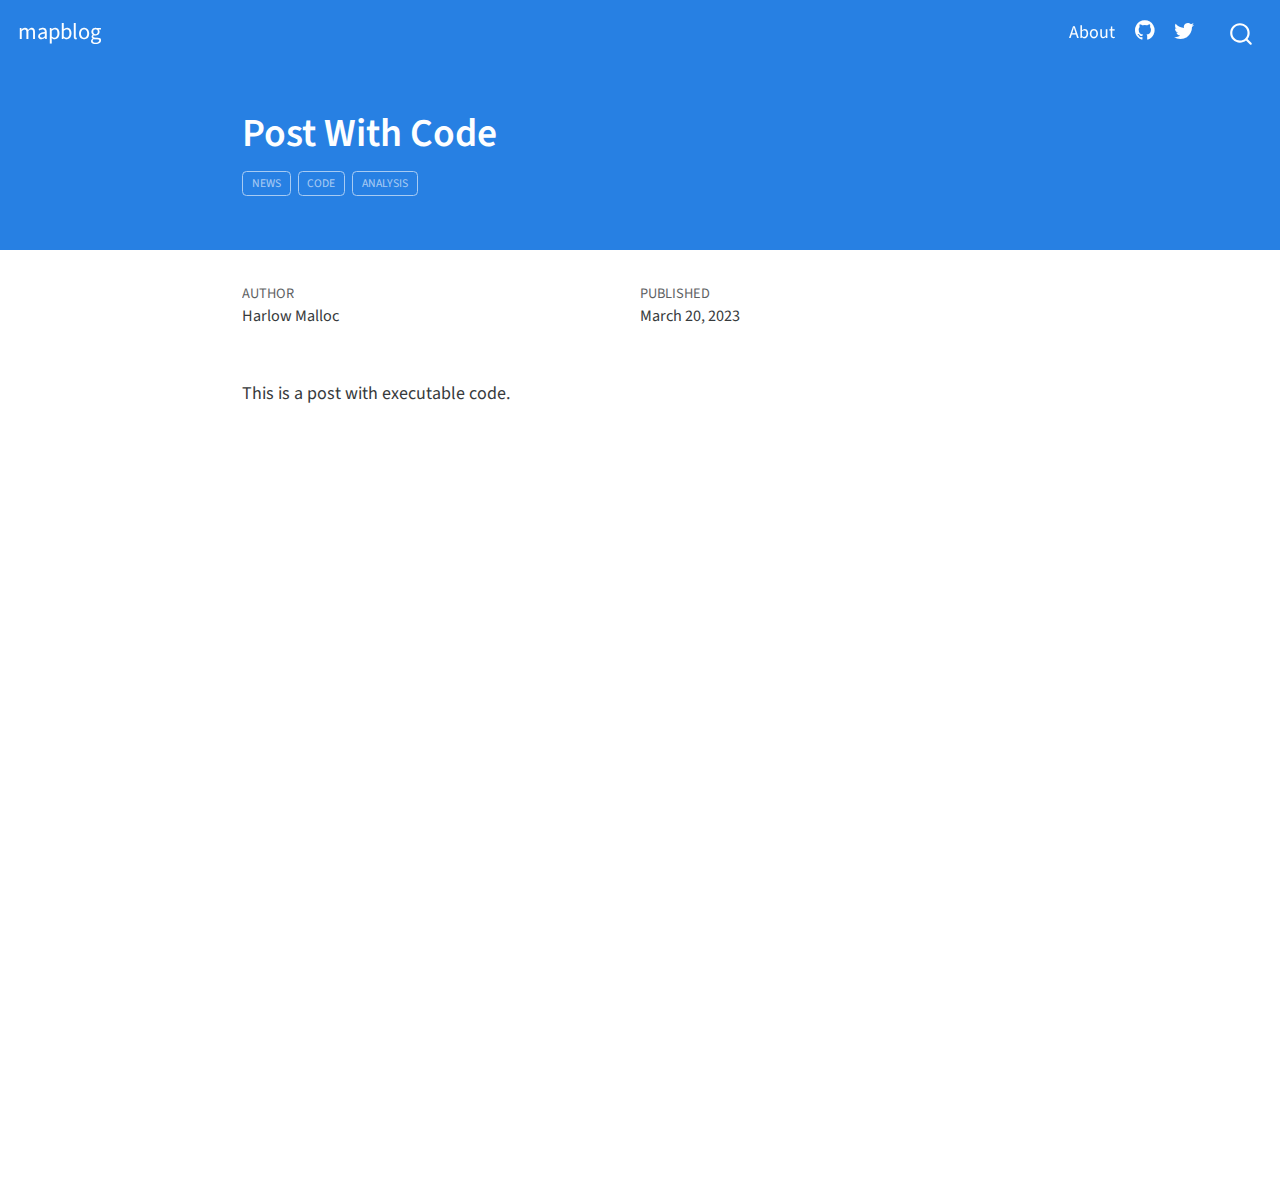
<file: posts/post-with-code/index.html>
<!DOCTYPE html>
<html xmlns="http://www.w3.org/1999/xhtml" lang="en" xml:lang="en"><head>

<meta charset="utf-8">
<meta name="generator" content="quarto-1.2.335">

<meta name="viewport" content="width=device-width, initial-scale=1.0, user-scalable=yes">

<meta name="author" content="Harlow Malloc">
<meta name="dcterms.date" content="2023-03-20">

<title>mapblog - Post With Code</title>
<style>
code{white-space: pre-wrap;}
span.smallcaps{font-variant: small-caps;}
div.columns{display: flex; gap: min(4vw, 1.5em);}
div.column{flex: auto; overflow-x: auto;}
div.hanging-indent{margin-left: 1.5em; text-indent: -1.5em;}
ul.task-list{list-style: none;}
ul.task-list li input[type="checkbox"] {
  width: 0.8em;
  margin: 0 0.8em 0.2em -1.6em;
  vertical-align: middle;
}
</style>


<script src="../../site_libs/quarto-nav/quarto-nav.js"></script>
<script src="../../site_libs/quarto-nav/headroom.min.js"></script>
<script src="../../site_libs/clipboard/clipboard.min.js"></script>
<script src="../../site_libs/quarto-search/autocomplete.umd.js"></script>
<script src="../../site_libs/quarto-search/fuse.min.js"></script>
<script src="../../site_libs/quarto-search/quarto-search.js"></script>
<meta name="quarto:offset" content="../../">
<script src="../../site_libs/quarto-html/quarto.js"></script>
<script src="../../site_libs/quarto-html/popper.min.js"></script>
<script src="../../site_libs/quarto-html/tippy.umd.min.js"></script>
<script src="../../site_libs/quarto-html/anchor.min.js"></script>
<link href="../../site_libs/quarto-html/tippy.css" rel="stylesheet">
<link href="../../site_libs/quarto-html/quarto-syntax-highlighting.css" rel="stylesheet" id="quarto-text-highlighting-styles">
<script src="../../site_libs/bootstrap/bootstrap.min.js"></script>
<link href="../../site_libs/bootstrap/bootstrap-icons.css" rel="stylesheet">
<link href="../../site_libs/bootstrap/bootstrap.min.css" rel="stylesheet" id="quarto-bootstrap" data-mode="light">
<script id="quarto-search-options" type="application/json">{
  "location": "navbar",
  "copy-button": false,
  "collapse-after": 3,
  "panel-placement": "end",
  "type": "overlay",
  "limit": 20,
  "language": {
    "search-no-results-text": "No results",
    "search-matching-documents-text": "matching documents",
    "search-copy-link-title": "Copy link to search",
    "search-hide-matches-text": "Hide additional matches",
    "search-more-match-text": "more match in this document",
    "search-more-matches-text": "more matches in this document",
    "search-clear-button-title": "Clear",
    "search-detached-cancel-button-title": "Cancel",
    "search-submit-button-title": "Submit"
  }
}</script>


<link rel="stylesheet" href="../../styles.css">
</head>

<body class="nav-fixed fullcontent">

<div id="quarto-search-results"></div>
  <header id="quarto-header" class="headroom fixed-top">
    <nav class="navbar navbar-expand-lg navbar-dark ">
      <div class="navbar-container container-fluid">
      <div class="navbar-brand-container">
    <a class="navbar-brand" href="../../index.html">
    <span class="navbar-title">mapblog</span>
    </a>
  </div>
          <button class="navbar-toggler" type="button" data-bs-toggle="collapse" data-bs-target="#navbarCollapse" aria-controls="navbarCollapse" aria-expanded="false" aria-label="Toggle navigation" onclick="if (window.quartoToggleHeadroom) { window.quartoToggleHeadroom(); }">
  <span class="navbar-toggler-icon"></span>
</button>
          <div class="collapse navbar-collapse" id="navbarCollapse">
            <ul class="navbar-nav navbar-nav-scroll ms-auto">
  <li class="nav-item">
    <a class="nav-link" href="../../about.html">
 <span class="menu-text">About</span></a>
  </li>  
  <li class="nav-item compact">
    <a class="nav-link" href="https://github.com/"><i class="bi bi-github" role="img">
</i> 
 <span class="menu-text"></span></a>
  </li>  
  <li class="nav-item compact">
    <a class="nav-link" href="https://twitter.com"><i class="bi bi-twitter" role="img">
</i> 
 <span class="menu-text"></span></a>
  </li>  
</ul>
              <div id="quarto-search" class="" title="Search"></div>
          </div> <!-- /navcollapse -->
      </div> <!-- /container-fluid -->
    </nav>
</header>
<!-- content -->
<header id="title-block-header" class="quarto-title-block default page-columns page-full">
  <div class="quarto-title-banner page-columns page-full">
    <div class="quarto-title column-body">
      <h1 class="title">Post With Code</h1>
                                <div class="quarto-categories">
                <div class="quarto-category">news</div>
                <div class="quarto-category">code</div>
                <div class="quarto-category">analysis</div>
              </div>
                  </div>
  </div>
    
  
  <div class="quarto-title-meta">

      <div>
      <div class="quarto-title-meta-heading">Author</div>
      <div class="quarto-title-meta-contents">
               <p>Harlow Malloc </p>
            </div>
    </div>
      
      <div>
      <div class="quarto-title-meta-heading">Published</div>
      <div class="quarto-title-meta-contents">
        <p class="date">March 20, 2023</p>
      </div>
    </div>
    
      
    </div>
    
  
  </header><div id="quarto-content" class="quarto-container page-columns page-rows-contents page-layout-article page-navbar">
<!-- sidebar -->
<!-- margin-sidebar -->
    
<!-- main -->
<main class="content quarto-banner-title-block" id="quarto-document-content">




<p>This is a post with executable code.</p>



</main> <!-- /main -->
<script id="quarto-html-after-body" type="application/javascript">
window.document.addEventListener("DOMContentLoaded", function (event) {
  const toggleBodyColorMode = (bsSheetEl) => {
    const mode = bsSheetEl.getAttribute("data-mode");
    const bodyEl = window.document.querySelector("body");
    if (mode === "dark") {
      bodyEl.classList.add("quarto-dark");
      bodyEl.classList.remove("quarto-light");
    } else {
      bodyEl.classList.add("quarto-light");
      bodyEl.classList.remove("quarto-dark");
    }
  }
  const toggleBodyColorPrimary = () => {
    const bsSheetEl = window.document.querySelector("link#quarto-bootstrap");
    if (bsSheetEl) {
      toggleBodyColorMode(bsSheetEl);
    }
  }
  toggleBodyColorPrimary();  
  const icon = "";
  const anchorJS = new window.AnchorJS();
  anchorJS.options = {
    placement: 'right',
    icon: icon
  };
  anchorJS.add('.anchored');
  const clipboard = new window.ClipboardJS('.code-copy-button', {
    target: function(trigger) {
      return trigger.previousElementSibling;
    }
  });
  clipboard.on('success', function(e) {
    // button target
    const button = e.trigger;
    // don't keep focus
    button.blur();
    // flash "checked"
    button.classList.add('code-copy-button-checked');
    var currentTitle = button.getAttribute("title");
    button.setAttribute("title", "Copied!");
    let tooltip;
    if (window.bootstrap) {
      button.setAttribute("data-bs-toggle", "tooltip");
      button.setAttribute("data-bs-placement", "left");
      button.setAttribute("data-bs-title", "Copied!");
      tooltip = new bootstrap.Tooltip(button, 
        { trigger: "manual", 
          customClass: "code-copy-button-tooltip",
          offset: [0, -8]});
      tooltip.show();    
    }
    setTimeout(function() {
      if (tooltip) {
        tooltip.hide();
        button.removeAttribute("data-bs-title");
        button.removeAttribute("data-bs-toggle");
        button.removeAttribute("data-bs-placement");
      }
      button.setAttribute("title", currentTitle);
      button.classList.remove('code-copy-button-checked');
    }, 1000);
    // clear code selection
    e.clearSelection();
  });
  function tippyHover(el, contentFn) {
    const config = {
      allowHTML: true,
      content: contentFn,
      maxWidth: 500,
      delay: 100,
      arrow: false,
      appendTo: function(el) {
          return el.parentElement;
      },
      interactive: true,
      interactiveBorder: 10,
      theme: 'quarto',
      placement: 'bottom-start'
    };
    window.tippy(el, config); 
  }
  const noterefs = window.document.querySelectorAll('a[role="doc-noteref"]');
  for (var i=0; i<noterefs.length; i++) {
    const ref = noterefs[i];
    tippyHover(ref, function() {
      // use id or data attribute instead here
      let href = ref.getAttribute('data-footnote-href') || ref.getAttribute('href');
      try { href = new URL(href).hash; } catch {}
      const id = href.replace(/^#\/?/, "");
      const note = window.document.getElementById(id);
      return note.innerHTML;
    });
  }
  const findCites = (el) => {
    const parentEl = el.parentElement;
    if (parentEl) {
      const cites = parentEl.dataset.cites;
      if (cites) {
        return {
          el,
          cites: cites.split(' ')
        };
      } else {
        return findCites(el.parentElement)
      }
    } else {
      return undefined;
    }
  };
  var bibliorefs = window.document.querySelectorAll('a[role="doc-biblioref"]');
  for (var i=0; i<bibliorefs.length; i++) {
    const ref = bibliorefs[i];
    const citeInfo = findCites(ref);
    if (citeInfo) {
      tippyHover(citeInfo.el, function() {
        var popup = window.document.createElement('div');
        citeInfo.cites.forEach(function(cite) {
          var citeDiv = window.document.createElement('div');
          citeDiv.classList.add('hanging-indent');
          citeDiv.classList.add('csl-entry');
          var biblioDiv = window.document.getElementById('ref-' + cite);
          if (biblioDiv) {
            citeDiv.innerHTML = biblioDiv.innerHTML;
          }
          popup.appendChild(citeDiv);
        });
        return popup.innerHTML;
      });
    }
  }
});
</script>
</div> <!-- /content -->



</body></html>
</file>
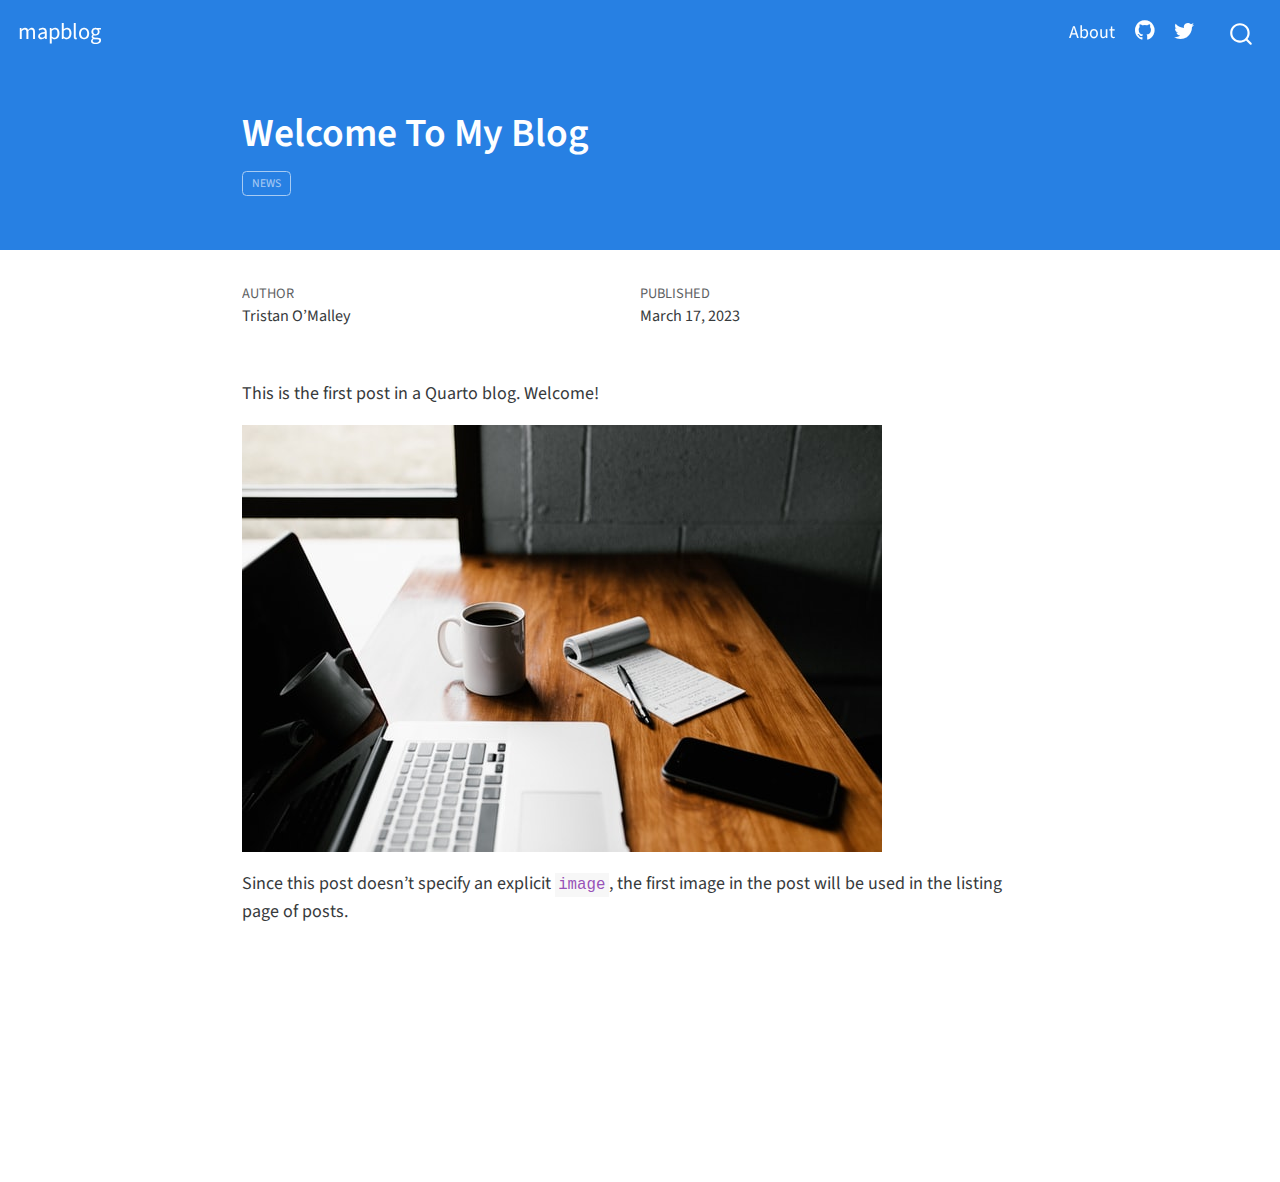
<file: posts/welcome/index.html>
<!DOCTYPE html>
<html xmlns="http://www.w3.org/1999/xhtml" lang="en" xml:lang="en"><head>

<meta charset="utf-8">
<meta name="generator" content="quarto-1.2.335">

<meta name="viewport" content="width=device-width, initial-scale=1.0, user-scalable=yes">

<meta name="author" content="Tristan O’Malley">
<meta name="dcterms.date" content="2023-03-17">

<title>mapblog - Welcome To My Blog</title>
<style>
code{white-space: pre-wrap;}
span.smallcaps{font-variant: small-caps;}
div.columns{display: flex; gap: min(4vw, 1.5em);}
div.column{flex: auto; overflow-x: auto;}
div.hanging-indent{margin-left: 1.5em; text-indent: -1.5em;}
ul.task-list{list-style: none;}
ul.task-list li input[type="checkbox"] {
  width: 0.8em;
  margin: 0 0.8em 0.2em -1.6em;
  vertical-align: middle;
}
</style>


<script src="../../site_libs/quarto-nav/quarto-nav.js"></script>
<script src="../../site_libs/quarto-nav/headroom.min.js"></script>
<script src="../../site_libs/clipboard/clipboard.min.js"></script>
<script src="../../site_libs/quarto-search/autocomplete.umd.js"></script>
<script src="../../site_libs/quarto-search/fuse.min.js"></script>
<script src="../../site_libs/quarto-search/quarto-search.js"></script>
<meta name="quarto:offset" content="../../">
<script src="../../site_libs/quarto-html/quarto.js"></script>
<script src="../../site_libs/quarto-html/popper.min.js"></script>
<script src="../../site_libs/quarto-html/tippy.umd.min.js"></script>
<script src="../../site_libs/quarto-html/anchor.min.js"></script>
<link href="../../site_libs/quarto-html/tippy.css" rel="stylesheet">
<link href="../../site_libs/quarto-html/quarto-syntax-highlighting.css" rel="stylesheet" id="quarto-text-highlighting-styles">
<script src="../../site_libs/bootstrap/bootstrap.min.js"></script>
<link href="../../site_libs/bootstrap/bootstrap-icons.css" rel="stylesheet">
<link href="../../site_libs/bootstrap/bootstrap.min.css" rel="stylesheet" id="quarto-bootstrap" data-mode="light">
<script id="quarto-search-options" type="application/json">{
  "location": "navbar",
  "copy-button": false,
  "collapse-after": 3,
  "panel-placement": "end",
  "type": "overlay",
  "limit": 20,
  "language": {
    "search-no-results-text": "No results",
    "search-matching-documents-text": "matching documents",
    "search-copy-link-title": "Copy link to search",
    "search-hide-matches-text": "Hide additional matches",
    "search-more-match-text": "more match in this document",
    "search-more-matches-text": "more matches in this document",
    "search-clear-button-title": "Clear",
    "search-detached-cancel-button-title": "Cancel",
    "search-submit-button-title": "Submit"
  }
}</script>


<link rel="stylesheet" href="../../styles.css">
</head>

<body class="nav-fixed fullcontent">

<div id="quarto-search-results"></div>
  <header id="quarto-header" class="headroom fixed-top">
    <nav class="navbar navbar-expand-lg navbar-dark ">
      <div class="navbar-container container-fluid">
      <div class="navbar-brand-container">
    <a class="navbar-brand" href="../../index.html">
    <span class="navbar-title">mapblog</span>
    </a>
  </div>
          <button class="navbar-toggler" type="button" data-bs-toggle="collapse" data-bs-target="#navbarCollapse" aria-controls="navbarCollapse" aria-expanded="false" aria-label="Toggle navigation" onclick="if (window.quartoToggleHeadroom) { window.quartoToggleHeadroom(); }">
  <span class="navbar-toggler-icon"></span>
</button>
          <div class="collapse navbar-collapse" id="navbarCollapse">
            <ul class="navbar-nav navbar-nav-scroll ms-auto">
  <li class="nav-item">
    <a class="nav-link" href="../../about.html">
 <span class="menu-text">About</span></a>
  </li>  
  <li class="nav-item compact">
    <a class="nav-link" href="https://github.com/"><i class="bi bi-github" role="img">
</i> 
 <span class="menu-text"></span></a>
  </li>  
  <li class="nav-item compact">
    <a class="nav-link" href="https://twitter.com"><i class="bi bi-twitter" role="img">
</i> 
 <span class="menu-text"></span></a>
  </li>  
</ul>
              <div id="quarto-search" class="" title="Search"></div>
          </div> <!-- /navcollapse -->
      </div> <!-- /container-fluid -->
    </nav>
</header>
<!-- content -->
<header id="title-block-header" class="quarto-title-block default page-columns page-full">
  <div class="quarto-title-banner page-columns page-full">
    <div class="quarto-title column-body">
      <h1 class="title">Welcome To My Blog</h1>
                                <div class="quarto-categories">
                <div class="quarto-category">news</div>
              </div>
                  </div>
  </div>
    
  
  <div class="quarto-title-meta">

      <div>
      <div class="quarto-title-meta-heading">Author</div>
      <div class="quarto-title-meta-contents">
               <p>Tristan O’Malley </p>
            </div>
    </div>
      
      <div>
      <div class="quarto-title-meta-heading">Published</div>
      <div class="quarto-title-meta-contents">
        <p class="date">March 17, 2023</p>
      </div>
    </div>
    
      
    </div>
    
  
  </header><div id="quarto-content" class="quarto-container page-columns page-rows-contents page-layout-article page-navbar">
<!-- sidebar -->
<!-- margin-sidebar -->
    
<!-- main -->
<main class="content quarto-banner-title-block" id="quarto-document-content">




<p>This is the first post in a Quarto blog. Welcome!</p>
<p><img src="thumbnail.jpg" class="img-fluid"></p>
<p>Since this post doesn’t specify an explicit <code>image</code>, the first image in the post will be used in the listing page of posts.</p>



</main> <!-- /main -->
<script id="quarto-html-after-body" type="application/javascript">
window.document.addEventListener("DOMContentLoaded", function (event) {
  const toggleBodyColorMode = (bsSheetEl) => {
    const mode = bsSheetEl.getAttribute("data-mode");
    const bodyEl = window.document.querySelector("body");
    if (mode === "dark") {
      bodyEl.classList.add("quarto-dark");
      bodyEl.classList.remove("quarto-light");
    } else {
      bodyEl.classList.add("quarto-light");
      bodyEl.classList.remove("quarto-dark");
    }
  }
  const toggleBodyColorPrimary = () => {
    const bsSheetEl = window.document.querySelector("link#quarto-bootstrap");
    if (bsSheetEl) {
      toggleBodyColorMode(bsSheetEl);
    }
  }
  toggleBodyColorPrimary();  
  const icon = "";
  const anchorJS = new window.AnchorJS();
  anchorJS.options = {
    placement: 'right',
    icon: icon
  };
  anchorJS.add('.anchored');
  const clipboard = new window.ClipboardJS('.code-copy-button', {
    target: function(trigger) {
      return trigger.previousElementSibling;
    }
  });
  clipboard.on('success', function(e) {
    // button target
    const button = e.trigger;
    // don't keep focus
    button.blur();
    // flash "checked"
    button.classList.add('code-copy-button-checked');
    var currentTitle = button.getAttribute("title");
    button.setAttribute("title", "Copied!");
    let tooltip;
    if (window.bootstrap) {
      button.setAttribute("data-bs-toggle", "tooltip");
      button.setAttribute("data-bs-placement", "left");
      button.setAttribute("data-bs-title", "Copied!");
      tooltip = new bootstrap.Tooltip(button, 
        { trigger: "manual", 
          customClass: "code-copy-button-tooltip",
          offset: [0, -8]});
      tooltip.show();    
    }
    setTimeout(function() {
      if (tooltip) {
        tooltip.hide();
        button.removeAttribute("data-bs-title");
        button.removeAttribute("data-bs-toggle");
        button.removeAttribute("data-bs-placement");
      }
      button.setAttribute("title", currentTitle);
      button.classList.remove('code-copy-button-checked');
    }, 1000);
    // clear code selection
    e.clearSelection();
  });
  function tippyHover(el, contentFn) {
    const config = {
      allowHTML: true,
      content: contentFn,
      maxWidth: 500,
      delay: 100,
      arrow: false,
      appendTo: function(el) {
          return el.parentElement;
      },
      interactive: true,
      interactiveBorder: 10,
      theme: 'quarto',
      placement: 'bottom-start'
    };
    window.tippy(el, config); 
  }
  const noterefs = window.document.querySelectorAll('a[role="doc-noteref"]');
  for (var i=0; i<noterefs.length; i++) {
    const ref = noterefs[i];
    tippyHover(ref, function() {
      // use id or data attribute instead here
      let href = ref.getAttribute('data-footnote-href') || ref.getAttribute('href');
      try { href = new URL(href).hash; } catch {}
      const id = href.replace(/^#\/?/, "");
      const note = window.document.getElementById(id);
      return note.innerHTML;
    });
  }
  const findCites = (el) => {
    const parentEl = el.parentElement;
    if (parentEl) {
      const cites = parentEl.dataset.cites;
      if (cites) {
        return {
          el,
          cites: cites.split(' ')
        };
      } else {
        return findCites(el.parentElement)
      }
    } else {
      return undefined;
    }
  };
  var bibliorefs = window.document.querySelectorAll('a[role="doc-biblioref"]');
  for (var i=0; i<bibliorefs.length; i++) {
    const ref = bibliorefs[i];
    const citeInfo = findCites(ref);
    if (citeInfo) {
      tippyHover(citeInfo.el, function() {
        var popup = window.document.createElement('div');
        citeInfo.cites.forEach(function(cite) {
          var citeDiv = window.document.createElement('div');
          citeDiv.classList.add('hanging-indent');
          citeDiv.classList.add('csl-entry');
          var biblioDiv = window.document.getElementById('ref-' + cite);
          if (biblioDiv) {
            citeDiv.innerHTML = biblioDiv.innerHTML;
          }
          popup.appendChild(citeDiv);
        });
        return popup.innerHTML;
      });
    }
  }
});
</script>
</div> <!-- /content -->



</body></html>
</file>
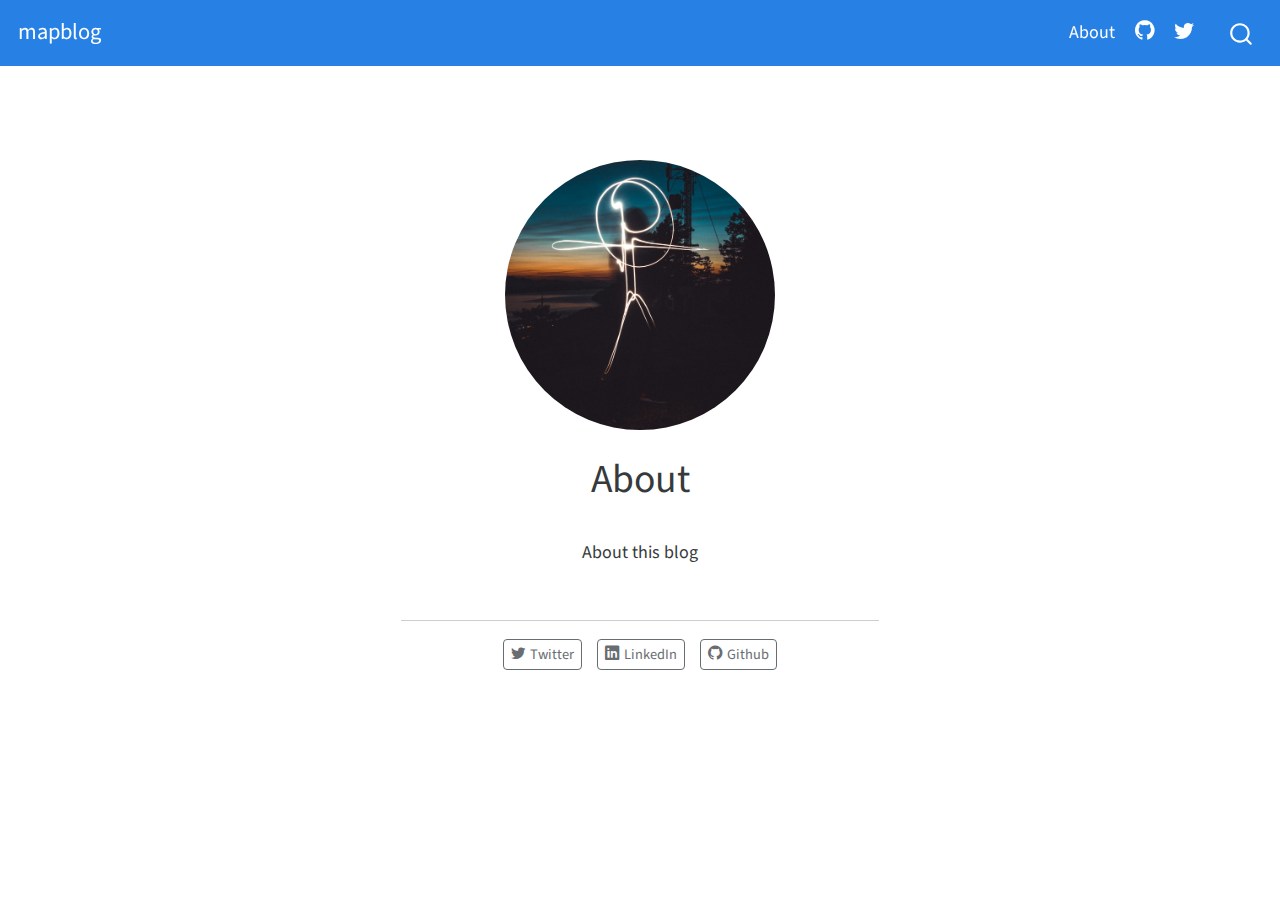
<file: about.html>
<!DOCTYPE html>
<html xmlns="http://www.w3.org/1999/xhtml" lang="en" xml:lang="en"><head>

<meta charset="utf-8">
<meta name="generator" content="quarto-1.2.335">

<meta name="viewport" content="width=device-width, initial-scale=1.0, user-scalable=yes">


<title>mapblog - About</title>
<style>
code{white-space: pre-wrap;}
span.smallcaps{font-variant: small-caps;}
div.columns{display: flex; gap: min(4vw, 1.5em);}
div.column{flex: auto; overflow-x: auto;}
div.hanging-indent{margin-left: 1.5em; text-indent: -1.5em;}
ul.task-list{list-style: none;}
ul.task-list li input[type="checkbox"] {
  width: 0.8em;
  margin: 0 0.8em 0.2em -1.6em;
  vertical-align: middle;
}
</style>


<script src="site_libs/quarto-nav/quarto-nav.js"></script>
<script src="site_libs/quarto-nav/headroom.min.js"></script>
<script src="site_libs/clipboard/clipboard.min.js"></script>
<script src="site_libs/quarto-search/autocomplete.umd.js"></script>
<script src="site_libs/quarto-search/fuse.min.js"></script>
<script src="site_libs/quarto-search/quarto-search.js"></script>
<meta name="quarto:offset" content="./">
<script src="site_libs/quarto-html/quarto.js"></script>
<script src="site_libs/quarto-html/popper.min.js"></script>
<script src="site_libs/quarto-html/tippy.umd.min.js"></script>
<link href="site_libs/quarto-html/tippy.css" rel="stylesheet">
<link href="site_libs/quarto-html/quarto-syntax-highlighting.css" rel="stylesheet" id="quarto-text-highlighting-styles">
<script src="site_libs/bootstrap/bootstrap.min.js"></script>
<link href="site_libs/bootstrap/bootstrap-icons.css" rel="stylesheet">
<link href="site_libs/bootstrap/bootstrap.min.css" rel="stylesheet" id="quarto-bootstrap" data-mode="light">
<script id="quarto-search-options" type="application/json">{
  "location": "navbar",
  "copy-button": false,
  "collapse-after": 3,
  "panel-placement": "end",
  "type": "overlay",
  "limit": 20,
  "language": {
    "search-no-results-text": "No results",
    "search-matching-documents-text": "matching documents",
    "search-copy-link-title": "Copy link to search",
    "search-hide-matches-text": "Hide additional matches",
    "search-more-match-text": "more match in this document",
    "search-more-matches-text": "more matches in this document",
    "search-clear-button-title": "Clear",
    "search-detached-cancel-button-title": "Cancel",
    "search-submit-button-title": "Submit"
  }
}</script>


<link rel="stylesheet" href="styles.css">
</head>

<body class="nav-fixed fullcontent">

<div id="quarto-search-results"></div>
  <header id="quarto-header" class="headroom fixed-top">
    <nav class="navbar navbar-expand-lg navbar-dark ">
      <div class="navbar-container container-fluid">
      <div class="navbar-brand-container">
    <a class="navbar-brand" href="./index.html">
    <span class="navbar-title">mapblog</span>
    </a>
  </div>
          <button class="navbar-toggler" type="button" data-bs-toggle="collapse" data-bs-target="#navbarCollapse" aria-controls="navbarCollapse" aria-expanded="false" aria-label="Toggle navigation" onclick="if (window.quartoToggleHeadroom) { window.quartoToggleHeadroom(); }">
  <span class="navbar-toggler-icon"></span>
</button>
          <div class="collapse navbar-collapse" id="navbarCollapse">
            <ul class="navbar-nav navbar-nav-scroll ms-auto">
  <li class="nav-item">
    <a class="nav-link active" href="./about.html" aria-current="page">
 <span class="menu-text">About</span></a>
  </li>  
  <li class="nav-item compact">
    <a class="nav-link" href="https://github.com/"><i class="bi bi-github" role="img">
</i> 
 <span class="menu-text"></span></a>
  </li>  
  <li class="nav-item compact">
    <a class="nav-link" href="https://twitter.com"><i class="bi bi-twitter" role="img">
</i> 
 <span class="menu-text"></span></a>
  </li>  
</ul>
              <div id="quarto-search" class="" title="Search"></div>
          </div> <!-- /navcollapse -->
      </div> <!-- /container-fluid -->
    </nav>
</header>
<!-- content -->
<div id="quarto-content" class="quarto-container page-columns page-rows-contents page-layout-article page-navbar">
<!-- sidebar -->
<!-- margin-sidebar -->
    
<!-- main -->
<div class="quarto-about-jolla">
  <img src="profile.jpg" class="about-image
  round " style="height: 15em; width: 15em;">
 <header id="title-block-header" class="quarto-title-block default">
<div class="quarto-title">
<h1 class="title">About</h1>
</div>
<div class="quarto-title-meta">
  </div>
</header><main class="content" id="quarto-document-content">
<p>About this blog</p>


</main> 
  <hr class="about-sep">
   <div class="about-links">
  <a href="https://twitter.com" class="about-link">
    <i class="bi bi-twitter"></i>
     <span class="about-link-text">Twitter</span>
  </a>
  <a href="https://linkedin.com" class="about-link">
    <i class="bi bi-linkedin"></i>
     <span class="about-link-text">LinkedIn</span>
  </a>
  <a href="https://github.com" class="about-link">
    <i class="bi bi-github"></i>
     <span class="about-link-text">Github</span>
  </a>
</div>
</div>
 <!-- /main -->
<script id="quarto-html-after-body" type="application/javascript">
window.document.addEventListener("DOMContentLoaded", function (event) {
  const toggleBodyColorMode = (bsSheetEl) => {
    const mode = bsSheetEl.getAttribute("data-mode");
    const bodyEl = window.document.querySelector("body");
    if (mode === "dark") {
      bodyEl.classList.add("quarto-dark");
      bodyEl.classList.remove("quarto-light");
    } else {
      bodyEl.classList.add("quarto-light");
      bodyEl.classList.remove("quarto-dark");
    }
  }
  const toggleBodyColorPrimary = () => {
    const bsSheetEl = window.document.querySelector("link#quarto-bootstrap");
    if (bsSheetEl) {
      toggleBodyColorMode(bsSheetEl);
    }
  }
  toggleBodyColorPrimary();  
  const clipboard = new window.ClipboardJS('.code-copy-button', {
    target: function(trigger) {
      return trigger.previousElementSibling;
    }
  });
  clipboard.on('success', function(e) {
    // button target
    const button = e.trigger;
    // don't keep focus
    button.blur();
    // flash "checked"
    button.classList.add('code-copy-button-checked');
    var currentTitle = button.getAttribute("title");
    button.setAttribute("title", "Copied!");
    let tooltip;
    if (window.bootstrap) {
      button.setAttribute("data-bs-toggle", "tooltip");
      button.setAttribute("data-bs-placement", "left");
      button.setAttribute("data-bs-title", "Copied!");
      tooltip = new bootstrap.Tooltip(button, 
        { trigger: "manual", 
          customClass: "code-copy-button-tooltip",
          offset: [0, -8]});
      tooltip.show();    
    }
    setTimeout(function() {
      if (tooltip) {
        tooltip.hide();
        button.removeAttribute("data-bs-title");
        button.removeAttribute("data-bs-toggle");
        button.removeAttribute("data-bs-placement");
      }
      button.setAttribute("title", currentTitle);
      button.classList.remove('code-copy-button-checked');
    }, 1000);
    // clear code selection
    e.clearSelection();
  });
  function tippyHover(el, contentFn) {
    const config = {
      allowHTML: true,
      content: contentFn,
      maxWidth: 500,
      delay: 100,
      arrow: false,
      appendTo: function(el) {
          return el.parentElement;
      },
      interactive: true,
      interactiveBorder: 10,
      theme: 'quarto',
      placement: 'bottom-start'
    };
    window.tippy(el, config); 
  }
  const noterefs = window.document.querySelectorAll('a[role="doc-noteref"]');
  for (var i=0; i<noterefs.length; i++) {
    const ref = noterefs[i];
    tippyHover(ref, function() {
      // use id or data attribute instead here
      let href = ref.getAttribute('data-footnote-href') || ref.getAttribute('href');
      try { href = new URL(href).hash; } catch {}
      const id = href.replace(/^#\/?/, "");
      const note = window.document.getElementById(id);
      return note.innerHTML;
    });
  }
  const findCites = (el) => {
    const parentEl = el.parentElement;
    if (parentEl) {
      const cites = parentEl.dataset.cites;
      if (cites) {
        return {
          el,
          cites: cites.split(' ')
        };
      } else {
        return findCites(el.parentElement)
      }
    } else {
      return undefined;
    }
  };
  var bibliorefs = window.document.querySelectorAll('a[role="doc-biblioref"]');
  for (var i=0; i<bibliorefs.length; i++) {
    const ref = bibliorefs[i];
    const citeInfo = findCites(ref);
    if (citeInfo) {
      tippyHover(citeInfo.el, function() {
        var popup = window.document.createElement('div');
        citeInfo.cites.forEach(function(cite) {
          var citeDiv = window.document.createElement('div');
          citeDiv.classList.add('hanging-indent');
          citeDiv.classList.add('csl-entry');
          var biblioDiv = window.document.getElementById('ref-' + cite);
          if (biblioDiv) {
            citeDiv.innerHTML = biblioDiv.innerHTML;
          }
          popup.appendChild(citeDiv);
        });
        return popup.innerHTML;
      });
    }
  }
});
</script>
</div> <!-- /content -->



</body></html>
</file>
<file: site_libs/quarto-html/tippy.css>
.tippy-box[data-animation=fade][data-state=hidden]{opacity:0}[data-tippy-root]{max-width:calc(100vw - 10px)}.tippy-box{position:relative;background-color:#333;color:#fff;border-radius:4px;font-size:14px;line-height:1.4;white-space:normal;outline:0;transition-property:transform,visibility,opacity}.tippy-box[data-placement^=top]>.tippy-arrow{bottom:0}.tippy-box[data-placement^=top]>.tippy-arrow:before{bottom:-7px;left:0;border-width:8px 8px 0;border-top-color:initial;transform-origin:center top}.tippy-box[data-placement^=bottom]>.tippy-arrow{top:0}.tippy-box[data-placement^=bottom]>.tippy-arrow:before{top:-7px;left:0;border-width:0 8px 8px;border-bottom-color:initial;transform-origin:center bottom}.tippy-box[data-placement^=left]>.tippy-arrow{right:0}.tippy-box[data-placement^=left]>.tippy-arrow:before{border-width:8px 0 8px 8px;border-left-color:initial;right:-7px;transform-origin:center left}.tippy-box[data-placement^=right]>.tippy-arrow{left:0}.tippy-box[data-placement^=right]>.tippy-arrow:before{left:-7px;border-width:8px 8px 8px 0;border-right-color:initial;transform-origin:center right}.tippy-box[data-inertia][data-state=visible]{transition-timing-function:cubic-bezier(.54,1.5,.38,1.11)}.tippy-arrow{width:16px;height:16px;color:#333}.tippy-arrow:before{content:"";position:absolute;border-color:transparent;border-style:solid}.tippy-content{position:relative;padding:5px 9px;z-index:1}
</file>
<file: site_libs/quarto-html/quarto-syntax-highlighting.css>
/* quarto syntax highlight colors */
:root {
  --quarto-hl-ot-color: #003B4F;
  --quarto-hl-at-color: #657422;
  --quarto-hl-ss-color: #20794D;
  --quarto-hl-an-color: #5E5E5E;
  --quarto-hl-fu-color: #4758AB;
  --quarto-hl-st-color: #20794D;
  --quarto-hl-cf-color: #003B4F;
  --quarto-hl-op-color: #5E5E5E;
  --quarto-hl-er-color: #AD0000;
  --quarto-hl-bn-color: #AD0000;
  --quarto-hl-al-color: #AD0000;
  --quarto-hl-va-color: #111111;
  --quarto-hl-bu-color: inherit;
  --quarto-hl-ex-color: inherit;
  --quarto-hl-pp-color: #AD0000;
  --quarto-hl-in-color: #5E5E5E;
  --quarto-hl-vs-color: #20794D;
  --quarto-hl-wa-color: #5E5E5E;
  --quarto-hl-do-color: #5E5E5E;
  --quarto-hl-im-color: #00769E;
  --quarto-hl-ch-color: #20794D;
  --quarto-hl-dt-color: #AD0000;
  --quarto-hl-fl-color: #AD0000;
  --quarto-hl-co-color: #5E5E5E;
  --quarto-hl-cv-color: #5E5E5E;
  --quarto-hl-cn-color: #8f5902;
  --quarto-hl-sc-color: #5E5E5E;
  --quarto-hl-dv-color: #AD0000;
  --quarto-hl-kw-color: #003B4F;
}

/* other quarto variables */
:root {
  --quarto-font-monospace: SFMono-Regular, Menlo, Monaco, Consolas, "Liberation Mono", "Courier New", monospace;
}

pre > code.sourceCode > span {
  color: #003B4F;
}

code span {
  color: #003B4F;
}

code.sourceCode > span {
  color: #003B4F;
}

div.sourceCode,
div.sourceCode pre.sourceCode {
  color: #003B4F;
}

code span.ot {
  color: #003B4F;
}

code span.at {
  color: #657422;
}

code span.ss {
  color: #20794D;
}

code span.an {
  color: #5E5E5E;
}

code span.fu {
  color: #4758AB;
}

code span.st {
  color: #20794D;
}

code span.cf {
  color: #003B4F;
}

code span.op {
  color: #5E5E5E;
}

code span.er {
  color: #AD0000;
}

code span.bn {
  color: #AD0000;
}

code span.al {
  color: #AD0000;
}

code span.va {
  color: #111111;
}

code span.pp {
  color: #AD0000;
}

code span.in {
  color: #5E5E5E;
}

code span.vs {
  color: #20794D;
}

code span.wa {
  color: #5E5E5E;
  font-style: italic;
}

code span.do {
  color: #5E5E5E;
  font-style: italic;
}

code span.im {
  color: #00769E;
}

code span.ch {
  color: #20794D;
}

code span.dt {
  color: #AD0000;
}

code span.fl {
  color: #AD0000;
}

code span.co {
  color: #5E5E5E;
}

code span.cv {
  color: #5E5E5E;
  font-style: italic;
}

code span.cn {
  color: #8f5902;
}

code span.sc {
  color: #5E5E5E;
}

code span.dv {
  color: #AD0000;
}

code span.kw {
  color: #003B4F;
}

.prevent-inlining {
  content: "</";
}

/*# sourceMappingURL=debc5d5d77c3f9108843748ff7464032.css.map */
</file>
<file: styles.css>
/* css styles */
</file>
